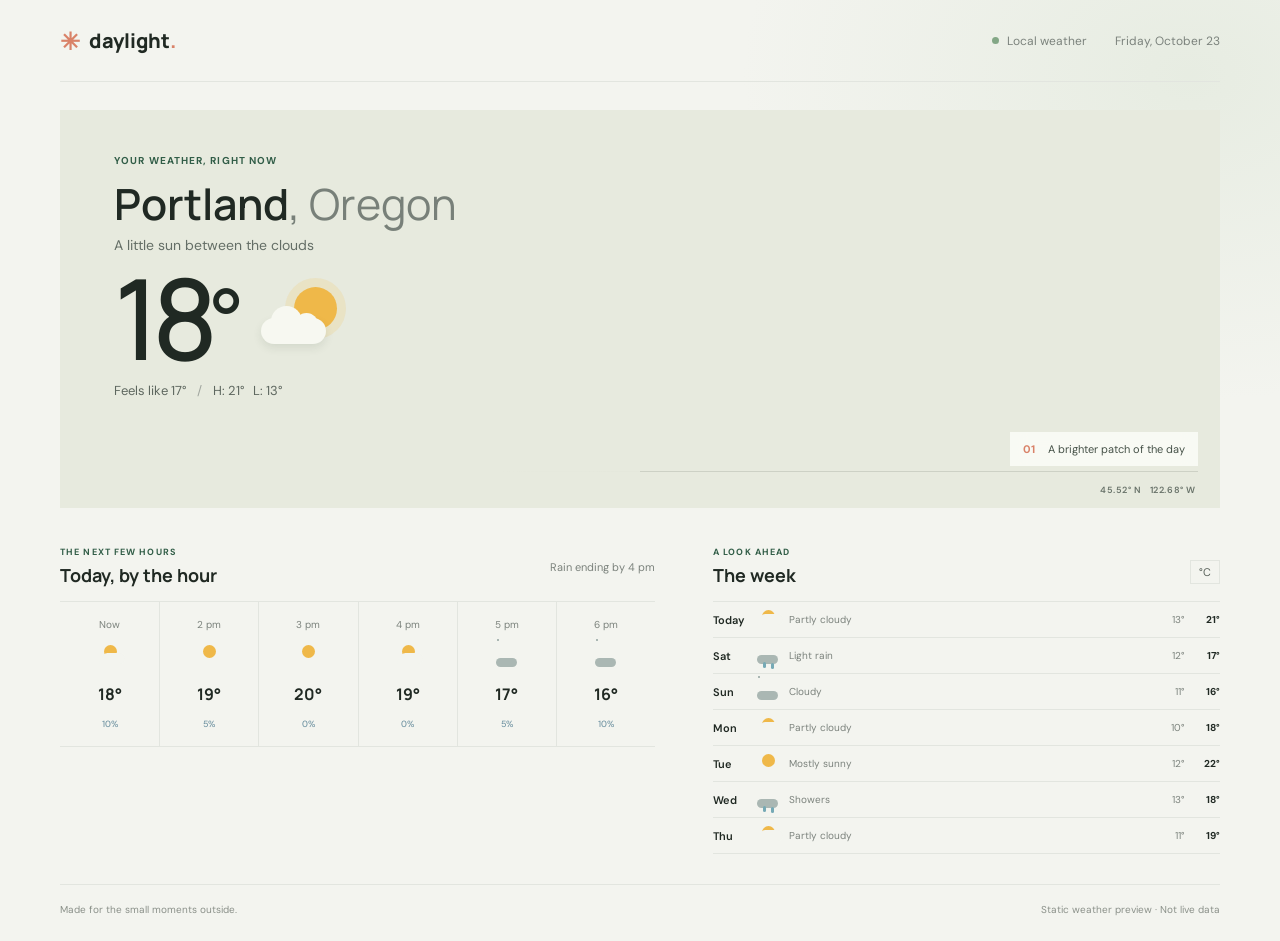
<file: my app/index.html>
<!doctype html>
<html lang="en">
<head>
  <meta charset="utf-8">
  <meta name="viewport" content="width=device-width, initial-scale=1">
  <meta name="theme-color" content="#f3f4ef">
  <title>Weather — Portland</title>
  <link rel="stylesheet" href="styles.css">
</head>
<body>
  <main class="weather-app">
    <header class="topbar">
      <a class="brand" href="#today" aria-label="Weather home">
        <span class="brand-mark" aria-hidden="true">✳</span>
        <span>daylight<span class="brand-period">.</span></span>
      </a>
      <div class="topbar-right">
        <span class="updated"><span class="live-dot"></span> Local weather</span>
        <span class="date-label">Friday, October 23</span>
      </div>
    </header>

    <section class="weather-hero" id="today" aria-labelledby="city-name">
      <div class="hero-copy">
        <p class="eyebrow">YOUR WEATHER, RIGHT NOW</p>
        <h1 id="city-name">Portland<span>, Oregon</span></h1>
        <p class="condition">A little sun between the clouds</p>
        <div class="temperature-row">
          <span class="temperature">18<span class="degree">°</span></span>
          <div class="weather-symbol" aria-label="Partly cloudy" role="img">
            <span class="sun"></span><span class="cloud"></span>
          </div>
        </div>
        <p class="feels-like">Feels like 17° <span class="separator">/</span> H: 21° &nbsp; L: 13°</p>
      </div>
      <div class="hero-art" role="img" aria-label="Sunlight breaking through clouds over a green landscape">
        <div class="art-caption"><span>01</span> A brighter patch of the day</div>
      </div>
      <div class="hero-bottom">
        <span>FRIDAY, OCTOBER 23</span>
        <span>45.52° N &nbsp; 122.68° W</span>
      </div>
    </section>

    <section class="details-grid" aria-label="Forecast details">
      <section class="hourly-panel" aria-labelledby="hourly-title">
        <div class="section-heading">
          <div>
            <p class="eyebrow">THE NEXT FEW HOURS</p>
            <h2 id="hourly-title">Today, by the hour</h2>
          </div>
          <span class="section-note">Rain ending by 4 pm</span>
        </div>
        <div class="hourly-list">
          <div class="hour"><span class="hour-time">Now</span><span class="mini-weather partly" aria-hidden="true"></span><span class="hour-temp">18°</span><span class="rain-chance">10%</span></div>
          <div class="hour"><span class="hour-time">2 pm</span><span class="mini-weather sun-only" aria-hidden="true"></span><span class="hour-temp">19°</span><span class="rain-chance">5%</span></div>
          <div class="hour"><span class="hour-time">3 pm</span><span class="mini-weather sun-only" aria-hidden="true"></span><span class="hour-temp">20°</span><span class="rain-chance">0%</span></div>
          <div class="hour"><span class="hour-time">4 pm</span><span class="mini-weather partly" aria-hidden="true"></span><span class="hour-temp">19°</span><span class="rain-chance">0%</span></div>
          <div class="hour"><span class="hour-time">5 pm</span><span class="mini-weather cloud-only" aria-hidden="true"></span><span class="hour-temp">17°</span><span class="rain-chance">5%</span></div>
          <div class="hour"><span class="hour-time">6 pm</span><span class="mini-weather cloud-only" aria-hidden="true"></span><span class="hour-temp">16°</span><span class="rain-chance">10%</span></div>
        </div>
      </section>

      <section class="week-panel" aria-labelledby="week-title">
        <div class="section-heading">
          <div>
            <p class="eyebrow">A LOOK AHEAD</p>
            <h2 id="week-title">The week</h2>
          </div>
          <span class="week-unit">°C</span>
        </div>
        <div class="week-list">
          <div class="day-row"><span class="day-name">Today</span><span class="mini-weather partly" aria-hidden="true"></span><span class="day-condition">Partly cloudy</span><span class="day-low">13°</span><span class="day-high">21°</span></div>
          <div class="day-row"><span class="day-name">Sat</span><span class="mini-weather rain" aria-hidden="true"></span><span class="day-condition">Light rain</span><span class="day-low">12°</span><span class="day-high">17°</span></div>
          <div class="day-row"><span class="day-name">Sun</span><span class="mini-weather cloud-only" aria-hidden="true"></span><span class="day-condition">Cloudy</span><span class="day-low">11°</span><span class="day-high">16°</span></div>
          <div class="day-row"><span class="day-name">Mon</span><span class="mini-weather partly" aria-hidden="true"></span><span class="day-condition">Partly cloudy</span><span class="day-low">10°</span><span class="day-high">18°</span></div>
          <div class="day-row"><span class="day-name">Tue</span><span class="mini-weather sun-only" aria-hidden="true"></span><span class="day-condition">Mostly sunny</span><span class="day-low">12°</span><span class="day-high">22°</span></div>
          <div class="day-row"><span class="day-name">Wed</span><span class="mini-weather rain" aria-hidden="true"></span><span class="day-condition">Showers</span><span class="day-low">13°</span><span class="day-high">18°</span></div>
          <div class="day-row"><span class="day-name">Thu</span><span class="mini-weather partly" aria-hidden="true"></span><span class="day-condition">Partly cloudy</span><span class="day-low">11°</span><span class="day-high">19°</span></div>
        </div>
      </section>
    </section>

    <footer class="footer">
      <span>Made for the small moments outside.</span>
      <span>Static weather preview · Not live data</span>
    </footer>
  </main>
</body>
</html>
</file>
<file: my app/styles.css>
@import url('https://fonts.googleapis.com/css2?family=DM+Sans:wght@400;500;600;700&family=Manrope:wght@400;500;600;700;800&display=swap');

:root {
  color-scheme: light;
  --ink: #202923;
  --muted: #7b827c;
  --line: #e2e5df;
  --paper: #f3f4ef;
  --white: #fbfcf8;
  --green: #315d47;
  --yellow: #efb849;
  --coral: #d98268;
  font-family: 'DM Sans', 'Segoe UI', sans-serif;
  color: var(--ink);
  background: var(--paper);
}

* { box-sizing: border-box; }

body {
  min-width: 320px;
  margin: 0;
  background:
    radial-gradient(ellipse at 93% 8%, rgba(221, 230, 215, .55), transparent 28rem),
    var(--paper);
}

.weather-app {
  width: min(100% - 72px, 1160px);
  margin: 0 auto;
}

.topbar {
  min-height: 82px;
  display: flex;
  align-items: center;
  justify-content: space-between;
  border-bottom: 1px solid var(--line);
}

.brand {
  display: inline-flex;
  align-items: center;
  gap: 9px;
  color: var(--ink);
  text-decoration: none;
  font-family: 'Manrope', 'Segoe UI', sans-serif;
  font-size: 20px;
  font-weight: 800;
}

.brand-mark { color: var(--coral); font-size: 24px; line-height: 1; }
.brand-period { color: var(--coral); }
.topbar-right { display: flex; align-items: center; gap: 28px; color: var(--muted); font-size: 12px; }
.updated { display: inline-flex; align-items: center; gap: 8px; }
.live-dot { width: 7px; height: 7px; border-radius: 50%; background: #83a786; }

.weather-hero {
  min-height: 398px;
  position: relative;
  display: grid;
  grid-template-columns: 1fr 1fr;
  margin-top: 28px;
  overflow: hidden;
  background: #e7eade;
}

.hero-copy {
  z-index: 1;
  padding: 44px 0 58px 54px;
  background: linear-gradient(90deg, #e7eade 72%, rgba(231, 234, 222, .92) 100%);
}

.eyebrow {
  margin: 0 0 12px;
  color: var(--green);
  font-size: 10px;
  font-weight: 700;
  letter-spacing: 1.1px;
}

h1, h2, p { margin-top: 0; }

h1 {
  margin-bottom: 8px;
  font-family: 'Manrope', 'Segoe UI', sans-serif;
  font-size: clamp(28px, 3.4vw, 43px);
  line-height: 1.15;
  font-weight: 600;
}

h1 span { color: #788079; font-weight: 400; }
.condition { margin-bottom: 0; color: #646e66; font-size: 14px; }

.temperature-row { height: 128px; display: flex; align-items: center; gap: 20px; }
.temperature { font-family: 'Manrope', 'Segoe UI', sans-serif; font-size: 112px; font-weight: 500; line-height: .95; letter-spacing: -7px; }
.degree { font-size: 72px; vertical-align: top; line-height: 1.35; letter-spacing: -4px; }
.feels-like { color: #5e675f; font-size: 13px; }
.separator { margin: 0 8px; color: #a1a69f; }

.weather-symbol { position: relative; width: 84px; height: 66px; }
.sun {
  position: absolute;
  top: 2px;
  right: 6px;
  width: 43px;
  aspect-ratio: 1;
  border-radius: 50%;
  background: var(--yellow);
  box-shadow: 0 0 0 9px rgba(239, 184, 73, .16);
}
.cloud {
  position: absolute;
  left: 2px;
  bottom: 7px;
  width: 65px;
  height: 26px;
  border-radius: 18px;
  background: #f7f8f1;
  box-shadow: 0 4px 8px rgba(49, 67, 53, .1);
}
.cloud::before, .cloud::after { content: ''; position: absolute; border-radius: 50%; background: inherit; }
.cloud::before { width: 31px; height: 31px; left: 10px; bottom: 7px; }
.cloud::after { width: 23px; height: 23px; right: 8px; bottom: 8px; }

.hero-art {
  position: absolute;
  inset: 0 0 0 47%;
  background-image: linear-gradient(90deg, rgba(231, 234, 222, .35), transparent 35%), url('https://images.unsplash.com/photo-1470252649378-9c29740c9fa8?auto=format&fit=crop&w=1400&q=85');
  background-size: cover;
  background-position: center 56%;
}

.art-caption {
  position: absolute;
  right: 22px;
  bottom: 42px;
  padding: 10px 13px;
  background: rgba(251, 252, 248, .88);
  color: #465248;
  font-size: 11px;
  backdrop-filter: blur(8px);
}
.art-caption span { margin-right: 10px; color: var(--coral); font-weight: 700; }

.hero-bottom {
  position: absolute;
  right: 22px;
  bottom: 0;
  left: 22px;
  display: flex;
  justify-content: space-between;
  padding: 12px 2px;
  border-top: 1px solid rgba(43, 58, 45, .14);
  color: #687269;
  font-size: 9px;
  font-weight: 600;
  letter-spacing: .6px;
}

.details-grid { display: grid; grid-template-columns: 1.08fr .92fr; gap: 58px; padding: 38px 0 30px; }
.section-heading { min-height: 55px; display: flex; align-items: flex-start; justify-content: space-between; }
.section-heading .eyebrow { margin-bottom: 5px; font-size: 9px; }
h2 { margin-bottom: 0; font-family: 'Manrope', 'Segoe UI', sans-serif; font-size: 18px; font-weight: 700; }
.section-note, .week-unit { margin-top: 14px; color: var(--muted); font-size: 11px; }
.week-unit { padding: 4px 8px; border: 1px solid var(--line); color: #58615a; }

.hourly-list { display: grid; grid-template-columns: repeat(6, minmax(0, 1fr)); border-top: 1px solid var(--line); border-bottom: 1px solid var(--line); }
.hour { min-width: 0; display: flex; flex-direction: column; align-items: center; gap: 13px; padding: 16px 3px; }
.hour + .hour { border-left: 1px solid var(--line); }
.hour-time, .rain-chance { color: var(--muted); font-size: 10px; }
.hour-temp { font-family: 'Manrope', 'Segoe UI', sans-serif; font-size: 16px; font-weight: 700; }
.rain-chance { color: #62899a; font-size: 9px; }

.mini-weather { position: relative; width: 26px; height: 22px; display: inline-block; flex: 0 0 26px; }
.mini-weather::before, .mini-weather::after { content: ''; position: absolute; }
.sun-only::before, .partly::before { top: 1px; left: 7px; width: 13px; height: 13px; border-radius: 50%; background: var(--yellow); }
.cloud-only::before, .partly::after, .rain::before { left: 2px; bottom: 3px; width: 21px; height: 9px; border-radius: 9px; background: #aab7b3; }
.cloud-only::after, .partly::after { box-shadow: 4px -4px 0 1px #aab7b3; }
.partly::after { background: #f3f4ef; box-shadow: 4px -4px 0 1px #f3f4ef; }
.rain::after { left: 8px; bottom: -1px; width: 3px; height: 6px; border-radius: 2px; background: #75a9b5; box-shadow: 8px 1px 0 #75a9b5; }

.week-list { border-top: 1px solid var(--line); }
.day-row { min-height: 36px; display: grid; grid-template-columns: 42px 34px minmax(90px, 1fr) 36px 36px; align-items: center; border-bottom: 1px solid var(--line); }
.day-name { font-size: 11px; font-weight: 600; }
.day-condition, .day-low, .day-high { color: var(--muted); font-size: 10px; }
.day-low, .day-high { text-align: right; }
.day-high { color: var(--ink); font-weight: 700; }

.footer { display: flex; justify-content: space-between; padding: 18px 0 25px; border-top: 1px solid var(--line); color: #8a9089; font-size: 10px; }

@media (max-width: 760px) {
  .weather-app { width: min(100% - 36px, 560px); }
  .topbar { min-height: 70px; }
  .topbar-right { gap: 12px; }
  .date-label { display: none; }
  .weather-hero { min-height: 560px; grid-template-columns: 1fr; }
  .hero-copy { padding: 34px 25px 220px; background: linear-gradient(180deg, #e7eade 65%, rgba(231, 234, 222, .96)); }
  .hero-art { inset: 47% 0 0; background-image: linear-gradient(180deg, rgba(231, 234, 222, .08), transparent 30%), url('https://images.unsplash.com/photo-1470252649378-9c29740c9fa8?auto=format&fit=crop&w=1000&q=85'); background-position: center 57%; }
  .temperature-row { height: 115px; }
  .temperature { font-size: 100px; }
  .degree { font-size: 64px; }
  .art-caption { right: 14px; bottom: 43px; }
  .hero-bottom { right: 14px; left: 14px; }
  .details-grid { grid-template-columns: 1fr; gap: 36px; padding-top: 30px; }
}

@media (max-width: 390px) {
  .weather-app { width: calc(100% - 28px); }
  .hourly-list { grid-template-columns: repeat(6, 1fr); }
  .hour { gap: 11px; }
  .hour-time { font-size: 9px; }
  .day-row { grid-template-columns: 36px 30px minmax(80px, 1fr) 31px 31px; }
  .footer { gap: 14px; font-size: 9px; }
}
</file>
